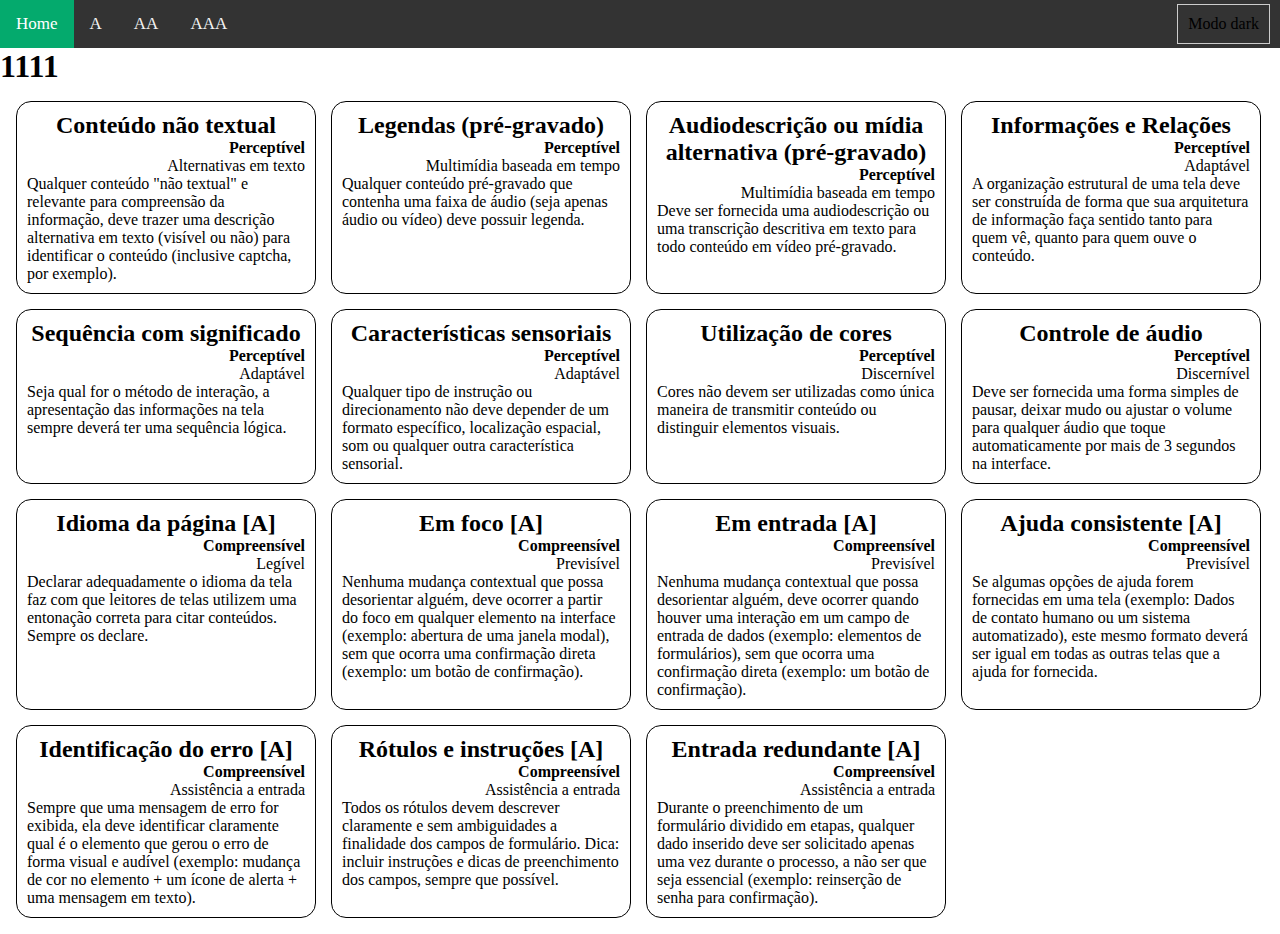
<file: wcag/pages/a.html>
<!DOCTYPE html>
<html lang="pt-br">
<head>
    <meta charset="UTF-8">
    <meta http-equiv="X-UA-Compatible" content="IE=edge">
    <meta name="viewport" content="width=device-width, initial-scale=1.0">
    <!--CSS-->
    <link rel="stylesheet" href="../css/dark.css">
    <link rel="stylesheet" href="../css/menu.css">
    <link rel="stylesheet" href="../css/card.css">

    <title>Document</title>
</head>
<body>

    <label for="input-dark-mode">
        <a class="button">Modo dark</a>
    </label>
    <input type="checkbox" id="input-dark-mode">

    <nav>
        <div class="topnav" id="myTopnav">
            <a href="../index.html" class="active">Home</a>
            <a href="a.html">A</a>
            <a href="aa.html">AA</a>
            <a href="aaa.html">AAA</a>
            <a href="javascript:void(0);" class="icon" onclick="myFunction()">
              <i class="fa fa-bars">☰</i>
            </a>

            
          </div>
    </nav>

    

    <h1>1111</h1>

    <section>

        <article class="card">
            <span class="barra"></span>
            <h3 class="titulo3">Conteúdo não textual </h3>
            <h4 class="titulo4">Perceptível</h4>
            <p class="subtitulo">Alternativas em texto</p>
            <p class="conteudo">Qualquer conteúdo "não textual" e relevante para compreensão da informação, deve trazer uma descrição alternativa em texto (visível ou não) para identificar o conteúdo (inclusive captcha, por exemplo).</p> 
            <span class="barra"></span> 
        </article> 

        <article class="card">
            <span class="barra"></span>
            <h3 class="titulo3">Legendas (pré-gravado)</h3>
            <h4 class="titulo4">Perceptível</h4>
            <p class="subtitulo">Multimídia baseada em tempo</p>
            <p class="conteudo">Qualquer conteúdo pré-gravado que contenha uma faixa de áudio (seja apenas áudio ou vídeo) deve possuir legenda.</p> 
            <span class="barra"></span> 
        </article> 

        <article class="card">
            <span class="barra"></span>
            <h3 class="titulo3">Audiodescrição ou mídia alternativa (pré-gravado)</h3>
            <h4 class="titulo4">Perceptível</h4>
            <p class="subtitulo">Multimídia baseada em tempo</p>
            <p class="conteudo">Deve ser fornecida uma audiodescrição ou uma transcrição descritiva em texto para todo conteúdo em vídeo pré-gravado.</p> 
            <span class="barra"></span> 
        </article>

        <article class="card">
            <span class="barra"></span>
            <h3 class="titulo3">Informações e Relações </h3>
            <h4 class="titulo4">Perceptível</h4>
            <p class="subtitulo">Adaptável</p>
            <p class="conteudo">A organização estrutural de uma tela deve ser construída de forma que sua arquitetura de informação faça sentido tanto para quem vê, quanto para quem ouve o conteúdo.</p> 
            <span class="barra"></span> 
        </article>

        <article class="card">
            <span class="barra"></span>
            <h3 class="titulo3">Sequência com significado</h3>
            <h4 class="titulo4">Perceptível</h4>
            <p class="subtitulo">Adaptável</p>
            <p class="conteudo">Seja qual for o método de interação, a apresentação das informações na tela sempre deverá ter uma sequência lógica.</p> 
            <span class="barra"></span> 
        </article>

        <article class="card">
            <span class="barra"></span>
            <h3 class="titulo3">Características sensoriais </h3>
            <h4 class="titulo4">Perceptível</h4>
            <p class="subtitulo">Adaptável</p>
            <p class="conteudo">Qualquer tipo de instrução ou direcionamento não deve depender de um formato específico, localização espacial, som ou qualquer outra característica sensorial.</p> 
            <span class="barra"></span> 
        </article>

        <article class="card">
            <span class="barra"></span>
            <h3 class="titulo3">Utilização de cores</h3>
            <h4 class="titulo4">Perceptível</h4>
            <p class="subtitulo">Discernível</p>
            <p class="conteudo">Cores não devem ser utilizadas como única maneira de transmitir conteúdo ou distinguir elementos visuais.</p> 
            <span class="barra"></span> 
        </article>

        <article class="card">
            <span class="barra"></span>
            <h3 class="titulo3">Controle de áudio </h3>
            <h4 class="titulo4">Perceptível</h4>
            <p class="subtitulo">Discernível</p>
            <p class="conteudo">Deve ser fornecida uma forma simples de pausar, deixar mudo ou ajustar o volume para qualquer áudio que toque automaticamente por mais de 3 segundos na interface.</p> 
            <span class="barra"></span> 
        </article>

        <!---->

        <article class="card">
            <span class="barra"></span>
            <h3 class="titulo3"> Idioma da página [A]</h3>
            <h4 class="titulo4"> Compreensível </h4>
            <p class="subtitulo"> Legível </p>
            <p class="conteudo"> Declarar adequadamente o idioma da tela faz com que leitores de telas utilizem uma entonação correta para citar conteúdos. Sempre os declare.</p>
            <span class="barra">            </span>
        </article>
    
        <article class="card">
            <span class="barra"></span>
            <h3 class="titulo3"> Em foco [A]</h3>
            <h4 class="titulo4"> Compreensível </h4>
            <p class="subtitulo"> Previsível </p>
            <p class="conteudo"> Nenhuma mudança contextual que possa desorientar alguém, deve ocorrer a partir do foco em qualquer elemento na interface (exemplo: abertura de uma janela modal), sem que ocorra uma confirmação direta (exemplo: um botão de confirmação).</p>
            <span class="barra"></span>
        </article>
    
        <article class="card">
            <span class="barra"></span>
            <h3 class="titulo3"> Em entrada [A]</h3>
            <h4 class="titulo4"> Compreensível </h4>
            <p class="subtitulo"> Previsível </p>
            <p class="conteudo"> Nenhuma mudança contextual que possa desorientar alguém, deve ocorrer quando houver uma interação em um campo de entrada de dados (exemplo: elementos de formulários), sem que ocorra uma confirmação direta (exemplo: um botão de confirmação).</p>
            <span class="barra"></span>
        </article>
    
        <article class="card">
            <span class="barra"></span>
            <h3 class="titulo3"> Ajuda consistente [A]</h3>
            <h4 class="titulo4"> Compreensível </h4>
            <p class="subtitulo"> Previsível </p>
            <p class="conteudo"> Se algumas opções de ajuda forem fornecidas em uma tela (exemplo: Dados de contato humano ou um sistema automatizado), este mesmo formato deverá ser igual em todas as outras telas que a ajuda for fornecida.</p>
            <span class="barra">            </span>
        </article>
    
        <article class="card">
            <span class="barra"></span>
            <h3 class="titulo3"> Identificação do erro [A]</h3>
            <h4 class="titulo4"> Compreensível </h4>
            <p class="subtitulo"> Assistência a entrada </p>
            <p class="conteudo"> Sempre que uma mensagem de erro for exibida, ela deve identificar claramente qual é o elemento que gerou o erro de forma visual e audível (exemplo: mudança de cor no elemento + um ícone de alerta + uma mensagem em texto).</p>
            <span class="barra">            </span>
        </article>
    
        <article class="card">
            <span class="barra"></span>
            <h3 class="titulo3"> Rótulos e instruções [A]</h3>
            <h4 class="titulo4"> Compreensível </h4>
            <p class="subtitulo"> Assistência a entrada </p>
            <p class="conteudo"> Todos os rótulos devem descrever claramente e sem ambiguidades a finalidade dos campos de formulário. Dica: incluir instruções e dicas de preenchimento dos campos, sempre que possível.</p>
            <span class="barra"></span>
        </article>
    
        <article class="card">
            <span class="barra"></span>
            <h3 class="titulo3"> Entrada redundante [A]</h3>
            <h4 class="titulo4"> Compreensível </h4>
            <p class="subtitulo"> Assistência a entrada </p>
            <p class="conteudo"> Durante o preenchimento de um formulário dividido em etapas, qualquer dado inserido deve ser solicitado apenas uma vez durante o processo, a não ser que seja essencial (exemplo: reinserção de senha para confirmação).</p>
            <span class="barra"></span>
        </article>

        <!---->

        

    </section>
    


        
        
 

<script src="../js/dark.js"></script>
<script src="../js/menu.js"></script>

</body>
</html>
</file>
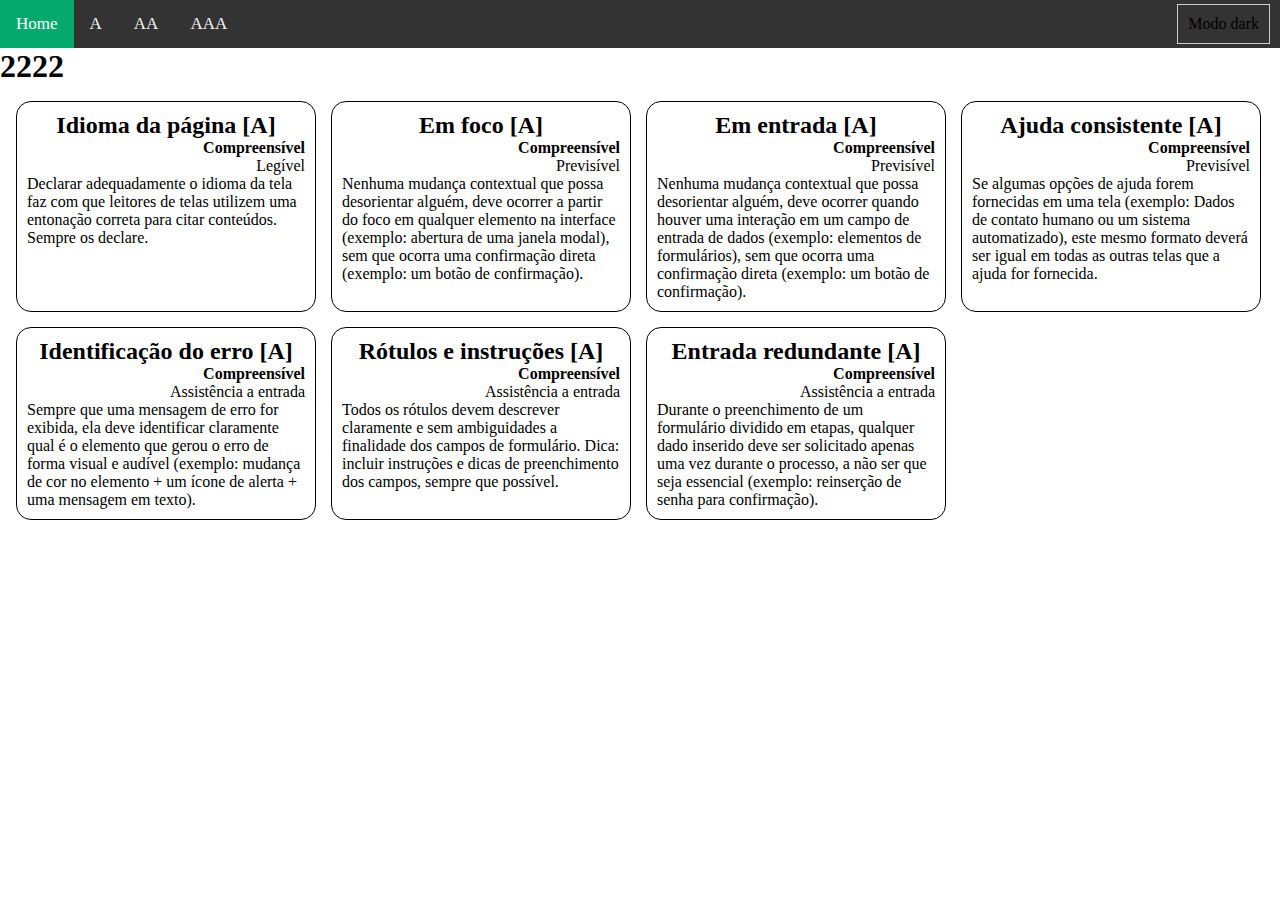
<file: wcag/pages/aa.html>
<!DOCTYPE html>
<html lang="pt-br">
<head>
    <meta charset="UTF-8">
    <meta http-equiv="X-UA-Compatible" content="IE=edge">
    <meta name="viewport" content="width=device-width, initial-scale=1.0">
    <!--CSS-->
    <link rel="stylesheet" href="../css/dark.css">
    <link rel="stylesheet" href="../css/menu.css">
    <link rel="stylesheet" href="../css/card.css">


    <title>Document</title>
</head>
<body>

    <label for="input-dark-mode">
        <a class="button">Modo dark</a>
    </label>
    <input type="checkbox" id="input-dark-mode">

    <nav>
        <div class="topnav" id="myTopnav">
            <a href="../index.html" class="active">Home</a>
            <a href="a.html">A</a>
            <a href="aa.html">AA</a>
            <a href="aaa.html">AAA</a>
            <a href="javascript:void(0);" class="icon" onclick="myFunction()">
              <i class="fa fa-bars">☰</i>
            </a>

            
          </div>
    </nav>

    

    
    <h1>2222</h1>


    <section>
        <article class="card">
            <span class="barra"></span>
            <h3 class="titulo3"> Idioma da página [A]</h3>
            <h4 class="titulo4"> Compreensível </h4>
            <p class="subtitulo"> Legível </p>
            <p class="conteudo"> Declarar adequadamente o idioma da tela faz com que leitores de telas utilizem uma entonação correta para citar conteúdos. Sempre os declare.</p>
            <span class="barra">            </span>
        </article>
    
        <article class="card">
            <span class="barra"></span>
            <h3 class="titulo3"> Em foco [A]</h3>
            <h4 class="titulo4"> Compreensível </h4>
            <p class="subtitulo"> Previsível </p>
            <p class="conteudo"> Nenhuma mudança contextual que possa desorientar alguém, deve ocorrer a partir do foco em qualquer elemento na interface (exemplo: abertura de uma janela modal), sem que ocorra uma confirmação direta (exemplo: um botão de confirmação).</p>
            <span class="barra"></span>
        </article>
    
        <article class="card">
            <span class="barra"></span>
            <h3 class="titulo3"> Em entrada [A]</h3>
            <h4 class="titulo4"> Compreensível </h4>
            <p class="subtitulo"> Previsível </p>
            <p class="conteudo"> Nenhuma mudança contextual que possa desorientar alguém, deve ocorrer quando houver uma interação em um campo de entrada de dados (exemplo: elementos de formulários), sem que ocorra uma confirmação direta (exemplo: um botão de confirmação).</p>
            <span class="barra"></span>
        </article>
    
        <article class="card">
            <span class="barra"></span>
            <h3 class="titulo3"> Ajuda consistente [A]</h3>
            <h4 class="titulo4"> Compreensível </h4>
            <p class="subtitulo"> Previsível </p>
            <p class="conteudo"> Se algumas opções de ajuda forem fornecidas em uma tela (exemplo: Dados de contato humano ou um sistema automatizado), este mesmo formato deverá ser igual em todas as outras telas que a ajuda for fornecida.</p>
            <span class="barra">            </span>
        </article>
    
        <article class="card">
            <span class="barra"></span>
            <h3 class="titulo3"> Identificação do erro [A]</h3>
            <h4 class="titulo4"> Compreensível </h4>
            <p class="subtitulo"> Assistência a entrada </p>
            <p class="conteudo"> Sempre que uma mensagem de erro for exibida, ela deve identificar claramente qual é o elemento que gerou o erro de forma visual e audível (exemplo: mudança de cor no elemento + um ícone de alerta + uma mensagem em texto).</p>
            <span class="barra">            </span>
        </article>
    
        <article class="card">
            <span class="barra"></span>
            <h3 class="titulo3"> Rótulos e instruções [A]</h3>
            <h4 class="titulo4"> Compreensível </h4>
            <p class="subtitulo"> Assistência a entrada </p>
            <p class="conteudo"> Todos os rótulos devem descrever claramente e sem ambiguidades a finalidade dos campos de formulário. Dica: incluir instruções e dicas de preenchimento dos campos, sempre que possível.</p>
            <span class="barra"></span>
        </article>
    
        <article class="card">
            <span class="barra"></span>
            <h3 class="titulo3"> Entrada redundante [A]</h3>
            <h4 class="titulo4"> Compreensível </h4>
            <p class="subtitulo"> Assistência a entrada </p>
            <p class="conteudo"> Durante o preenchimento de um formulário dividido em etapas, qualquer dado inserido deve ser solicitado apenas uma vez durante o processo, a não ser que seja essencial (exemplo: reinserção de senha para confirmação).</p>
            <span class="barra"></span>
        </article>
    </section>
        
 

<script src="../js/dark.js"></script>
<script src="../js/menu.js"></script>

</body>
</html>
</file>
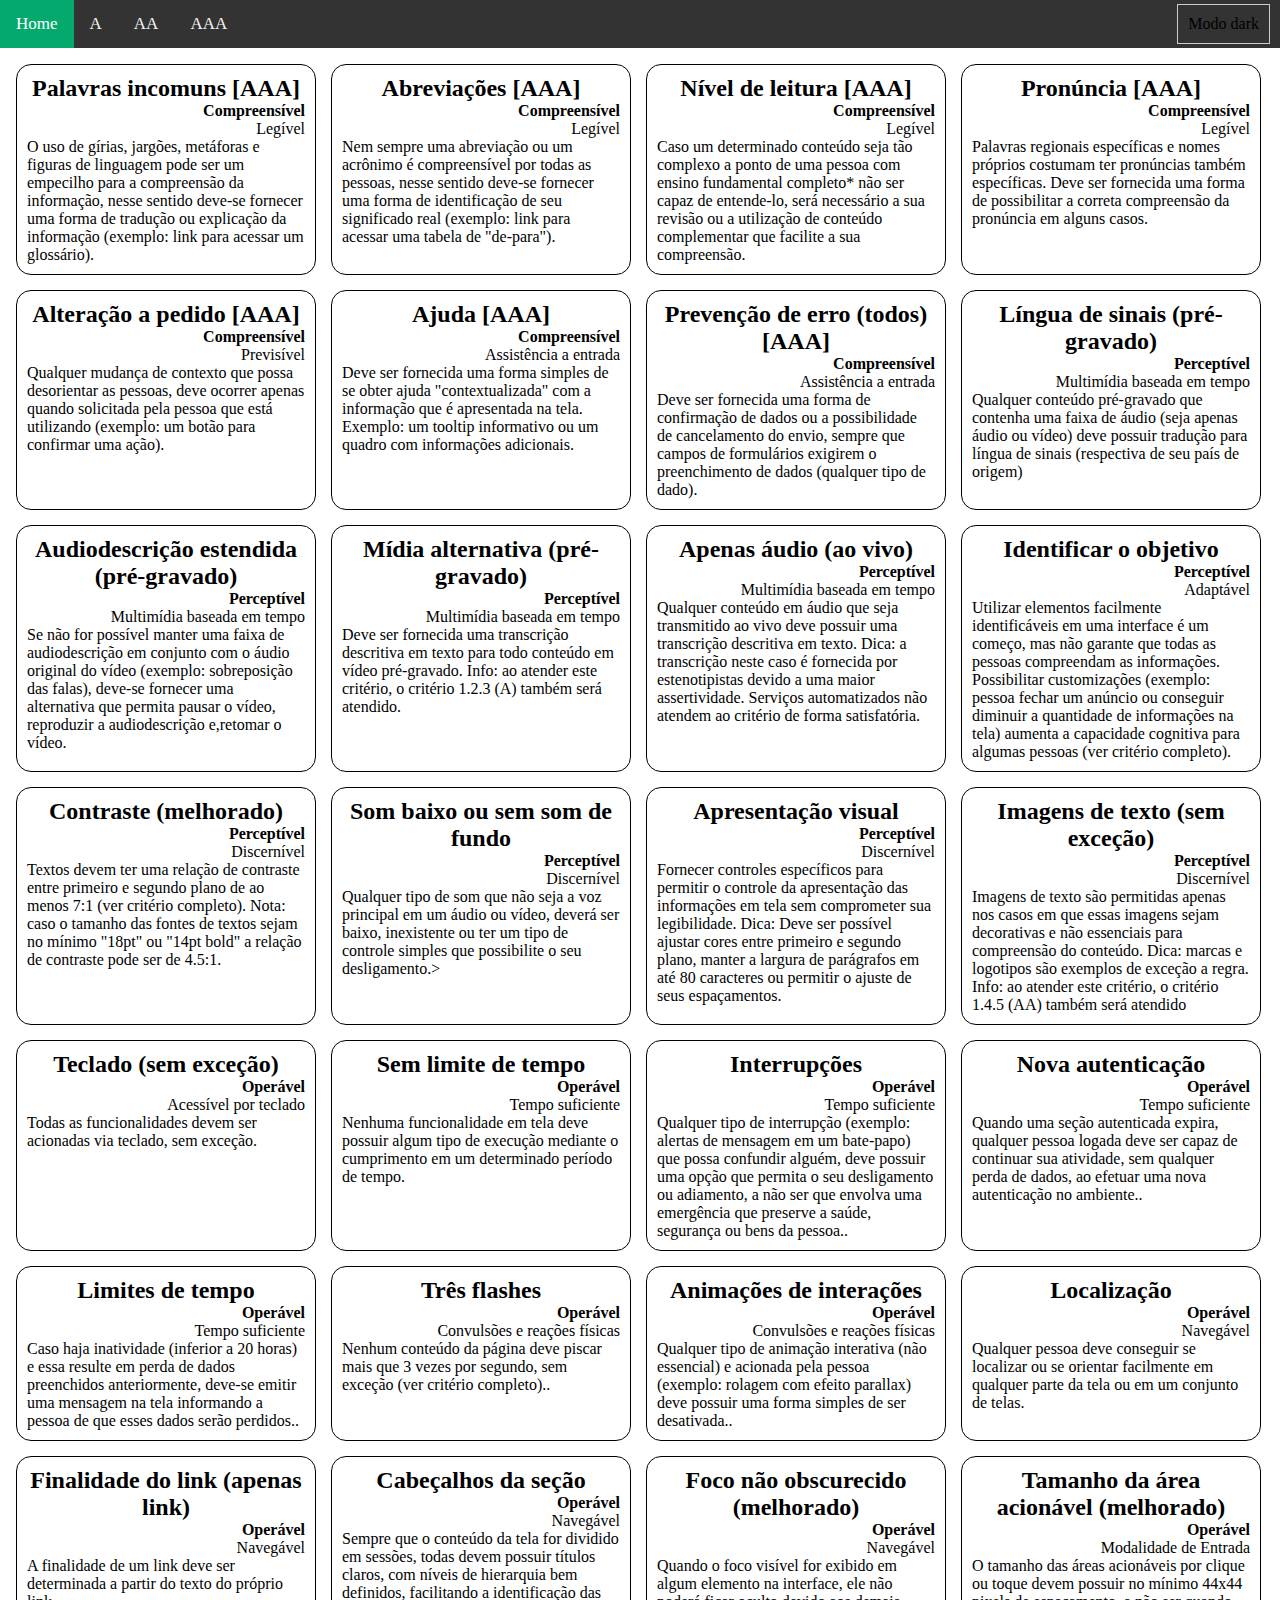
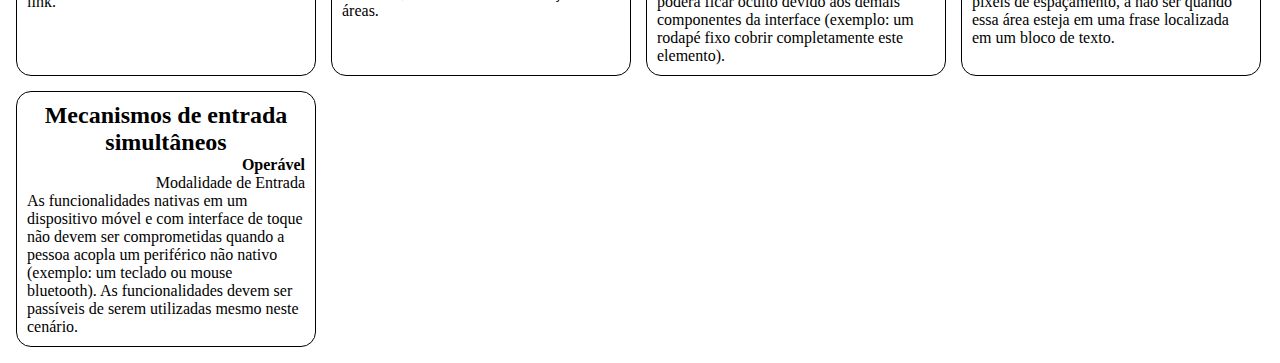
<file: wcag/pages/aaa.html>
<!DOCTYPE html>
<html lang="pt-br">
<head>
    <meta charset="UTF-8">
    <meta http-equiv="X-UA-Compatible" content="IE=edge">
    <meta name="viewport" content="width=device-width, initial-scale=1.0">
    <!--CSS-->
    <link rel="stylesheet" href="../css/dark.css">
    <link rel="stylesheet" href="../css/menu.css">
    <link rel="stylesheet" href="../css/card.css">

    <title>Document</title>
</head>
<body>

    <label for="input-dark-mode">
        <a class="button" onclick="dark_cor()">Modo dark</a>
    </label>
    <input type="checkbox" id="input-dark-mode">

    <nav>
        <div class="topnav" id="myTopnav">
            <a href="../index.html" class="active">Home</a>
            <a href="a.html">A</a>
            <a href="aa.html">AA</a>
            <a href="aaa.html">AAA</a>
            <a href="javascript:void(0);" class="icon" onclick="myFunction()">
              <i class="fa fa-bars">☰</i>
            </a>

            
          </div>
    </nav>


    <h1></h1>

    <h2></h2>

    <section>
        <article class="card" id="card">
            <span class="barra"></span>
            <h3 class="titulo3"> Palavras incomuns [AAA]</h3>
            <h4 class="titulo4"> Compreensível </h4>
            <p class="subtitulo"> Legível </p>
            <p class="conteudo"> O uso de gírias, jargões, metáforas e figuras de linguagem pode ser um empecilho para a compreensão da informação, nesse sentido deve-se fornecer uma forma de tradução ou explicação da informação (exemplo: link para acessar um glossário).</p>
            <span class="barra"></span>
        </article>

        <article class="card">
            <span class="barra"></span>
            <h3 class="titulo3"> Abreviações [AAA]</h3>
            <h4 class="titulo4"> Compreensível </h4>
            <p class="subtitulo"> Legível </p>
            <p class="conteudo"> Nem sempre uma abreviação ou um acrônimo é compreensível por todas as pessoas, nesse sentido deve-se fornecer uma forma de identificação de seu significado real (exemplo: link para acessar uma tabela de "de-para").</p>
            <span class="barra"></span>
        </article>

        <article class="card">
            <span class="barra"></span>
            <h3 class="titulo3"> Nível de leitura [AAA]</h3>
            <h4 class="titulo4"> Compreensível </h4>
            <p class="subtitulo"> Legível </p>
            <p class="conteudo"> Caso um determinado conteúdo seja tão complexo a ponto de uma pessoa com ensino fundamental completo* não ser capaz de entende-lo, será necessário a sua revisão ou a utilização de conteúdo complementar que facilite a sua compreensão.</p>
            <span class="barra"></span>
        </article>

        <article class="card">
            <span class="barra"></span>
            <h3 class="titulo3"> Pronúncia [AAA]</h3>
            <h4 class="titulo4"> Compreensível </h4>
            <p class="subtitulo"> Legível </p>
            <p class="conteudo"> Palavras regionais específicas e nomes próprios costumam ter pronúncias também específicas. Deve ser fornecida uma forma de possibilitar a correta compreensão da pronúncia em alguns casos.</p>
            <span class="barra"></span>
        </article>

        <article class="card">
            <span class="barra"></span>
            <h3 class="titulo3"> Alteração a pedido [AAA]</h3>
            <h4 class="titulo4"> Compreensível </h4>
            <p class="subtitulo"> Previsível </p>
            <p class="conteudo"> Qualquer mudança de contexto que possa desorientar as pessoas, deve ocorrer apenas quando solicitada pela pessoa que está utilizando (exemplo: um botão para confirmar uma ação).</p>
            <span class="barra"></span>
        </article>

        <article class="card">
            <span class="barra"></span>
            <h3 class="titulo3"> Ajuda [AAA]</h3>
            <h4 class="titulo4"> Compreensível </h4>
            <p class="subtitulo"> Assistência a entrada </p>
            <p class="conteudo"> Deve ser fornecida uma forma simples de se obter ajuda "contextualizada" com a informação que é apresentada na tela. Exemplo: um tooltip informativo ou um quadro com informações adicionais.</p>
            <span class="barra"></span>
        </article>

        <article class="card">
            <span class="barra"></span>
            <h3 class="titulo3"> Prevenção de erro (todos) [AAA]</h3>
            <h4 class="titulo4"> Compreensível </h4>
            <p class="subtitulo"> Assistência a entrada </p>
            <p class="conteudo"> Deve ser fornecida uma forma de confirmação de dados ou a possibilidade de cancelamento do envio, sempre que campos de formulários exigirem o preenchimento de dados (qualquer tipo de dado).</p>
            <span class="barra"></span>
        </article>
    

        <!---->

        <article class="card">
            <span class="barra"></span>
            <h3 class="titulo3">Língua de sinais (pré-gravado)</h3>
            <h4 class="titulo4">Perceptível</h4>
            <p class="subtitulo">Multimídia baseada em tempo</p>
            <p class="conteudo">Qualquer conteúdo pré-gravado que contenha uma faixa de áudio (seja apenas áudio ou vídeo) deve possuir tradução para língua de sinais (respectiva de seu país de origem)</p> 
            <span class="barra"></span> 
        </article> 
    
        <article class="card">
            <span class="barra"></span>
            <h3 class="titulo3">Audiodescrição estendida (pré-gravado)</h3>
            <h4 class="titulo4">Perceptível</h4>
            <p class="subtitulo">Multimídia baseada em tempo</p>
            <p class="conteudo">Se não for possível manter uma faixa de audiodescrição em conjunto com o áudio original do vídeo (exemplo: sobreposição das falas), deve-se fornecer uma alternativa que permita pausar o vídeo, reproduzir a audiodescrição e,retomar o vídeo.</p> 
            <span class="barra"></span> 
        </article> 
    
        <article class="card">
                <span class="barra"></span>
                <h3 class="titulo3">Mídia alternativa (pré-gravado)</h3>
                <h4 class="titulo4">Perceptível</h4>
                <p class="subtitulo">Multimídia baseada em tempo</p>
                <p class="conteudo">Deve ser fornecida uma transcrição descritiva em texto para todo conteúdo em vídeo pré-gravado.
                    Info: ao atender este critério, o critério 1.2.3 (A) também será atendido.</p> 
                <span class="barra"></span> 
        </article> 
    
        <article class="card">
                    <span class="barra"></span>
                    <h3 class="titulo3">Apenas áudio (ao vivo)</h3>
                    <h4 class="titulo4">Perceptível</h4>
                    <p class="subtitulo">Multimídia baseada em tempo</p>
                    <p class="conteudo">Qualquer conteúdo em áudio que seja transmitido ao vivo deve possuir uma transcrição descritiva em texto.
                        Dica: a transcrição neste caso é fornecida por estenotipistas devido a uma maior assertividade. Serviços automatizados não atendem ao critério de forma satisfatória.
                        </p> 
                    <span class="barra"></span> 
        </article> 
    
        <article class="card">
                        <span class="barra"></span>
                        <h3 class="titulo3">Identificar o objetivo</h3>
                        <h4 class="titulo4">Perceptível</h4>
                        <p class="subtitulo">Adaptável</p>
                        <p class="conteudo">Utilizar elementos facilmente identificáveis em uma interface é um começo, mas não garante que todas as pessoas compreendam as informações. 
                            Possibilitar customizações (exemplo: pessoa fechar um anúncio ou conseguir diminuir a quantidade de informações na tela) aumenta a capacidade cognitiva para algumas pessoas (ver critério completo).
                            </p> 
                        <span class="barra"></span> 
        </article> 
    
        <article class="card">
                            <span class="barra"></span>
                            <h3 class="titulo3">Contraste (melhorado)</h3>
                            <h4 class="titulo4">Perceptível</h4>
                            <p class="subtitulo">Discernível</p>
                            <p class="conteudo">Textos devem ter uma relação de contraste entre primeiro e segundo plano de ao menos 7:1 (ver critério completo).
                                Nota: caso o tamanho das fontes de textos sejam no mínimo "18pt" ou "14pt bold" a relação de contraste pode ser de 4.5:1.
                                </p> 
                            <span class="barra"></span> 
        </article> 
    
        <article class="card">
                                <span class="barra"></span>
                                <h3 class="titulo3">Som baixo ou sem som de fundo</h3>
                                <h4 class="titulo4">Perceptível</h4>
                                <p class="subtitulo">Discernível</p>
                                <p class="conteudo">Qualquer tipo de som que não seja a voz principal em um áudio ou vídeo, deverá ser baixo, inexistente ou ter um tipo de controle simples que possibilite o seu desligamento.></p> 
                                <span class="barra"></span> 
        </article> 
    
        <article class="card">
                                    <span class="barra"></span>
                                    <h3 class="titulo3">Apresentação visual</h3>
                                    <h4 class="titulo4">Perceptível</h4>
                                    <p class="subtitulo">Discernível</p>
                                    <p class="conteudo">Fornecer controles específicos para permitir o controle da apresentação das informações em tela sem comprometer sua legibilidade.
                                        Dica: Deve ser possível ajustar cores entre primeiro e segundo plano, manter a largura de parágrafos em até 80 caracteres ou permitir o ajuste de seus espaçamentos.
                                        </p> 
                                    <span class="barra"></span> 
        </article> 
    
                                    <article class="card">
                                        <span class="barra"></span>
                                        <h3 class="titulo3">Imagens de texto (sem exceção)</h3>
                                        <h4 class="titulo4">Perceptível</h4>
                                        <p class="subtitulo">Discernível</p>
                                        <p class="conteudo">Imagens de texto são permitidas apenas nos casos em que essas imagens sejam decorativas e não essenciais para compreensão do conteúdo.
                                            Dica: marcas e logotipos são exemplos de exceção a regra.
                                            Info: ao atender este critério, o critério 1.4.5 (AA) também será atendido
                                            </p> 
                                        <span class="barra"></span> 
        </article> 

        <!---->

        <article class="card">
            <span class="barra"></span>
            <h3 class="titulo3">Teclado (sem exceção)</h3>
            <h4 class="titulo4">Operável</h4>
            <p class="subtitulo">Acessível por teclado</p>
            <p class="conteudo">Todas as funcionalidades devem ser acionadas via teclado, sem exceção.</p>
            <span class="barra"></span>
        </article>
    
        <article class="card">
            <span class="barra"></span>
            <h3 class="titulo3">Sem limite de tempo </h3>
            <h4 class="titulo4">Operável</h4>
            <p class="subtitulo">Tempo suficiente</p>
            <p class="conteudo">Nenhuma funcionalidade em tela deve possuir algum tipo de execução mediante o cumprimento em um determinado período de tempo.</p>
            <span class="barra"></span>
        </article>
    
        <article class="card">
            <span class="barra"></span>
            <h3 class="titulo3">Interrupções</h3>
            <h4 class="titulo4">Operável</h4>
            <p class="subtitulo">Tempo suficiente</p>
            <p class="conteudo">Qualquer tipo de interrupção (exemplo: alertas de mensagem em um bate-papo) que possa confundir alguém, deve possuir uma opção que permita o seu desligamento ou adiamento, a não ser que envolva uma emergência que preserve a saúde, segurança ou bens da pessoa..</p>
            <span class="barra"></span>
        </article>
    
        <article class="card">
            <span class="barra"></span>
            <h3 class="titulo3">Nova autenticação</h3>
            <h4 class="titulo4">Operável</h4> 
            <p class="subtitulo">Tempo suficiente</p>
            <p class="conteudo">Quando uma seção autenticada expira, qualquer pessoa logada deve ser capaz de continuar sua atividade, sem qualquer perda de dados, ao efetuar uma nova autenticação no ambiente..</p>
            <span class="barra"></span>
        </article>
    
        <article class="card">
            <span class="barra"></span> 
            <h3 class="titulo3">Limites de tempo</h3>
            <h4 class="titulo4">Operável</h4>
            <p class="subtitulo">Tempo suficiente</p>
            <p class="conteudo">Caso haja inatividade (inferior a 20 horas) e essa resulte em perda de dados preenchidos anteriormente, deve-se emitir uma mensagem na tela informando a pessoa de que esses dados serão perdidos..</p>
            <span class="barra"></span>
        </article>
    
        <article class="card">
            <span class="barra"></span>
            <h3 class="titulo3">Três flashes</h3>
            <h4 class="titulo4">Operável</h4>
            <p class="subtitulo">Convulsões e reações físicas</p>
            <p class="conteudo">Nenhum conteúdo da página deve piscar mais que 3 vezes por segundo, sem exceção (ver critério completo)..</p>
            <span class="barra"></span>
        </article>
    
        <article class="card">
            <span class="barra"></span> 
            <h3 class="titulo3">Animações de interações</h3>
            <h4 class="titulo4">Operável</h4>
            <p class="subtitulo">Convulsões e reações físicas</p>
            <p class="conteudo">Qualquer tipo de animação interativa (não essencial) e acionada pela pessoa (exemplo: rolagem com efeito parallax) deve possuir uma forma simples de ser desativada..</p>
            <span class="barra"></span>
        </article>
    
        <article class="card">
            <span class="barra"></span>
            <h3 class="titulo3">Localização</h3> 
            <h4 class="titulo4">Operável</h4>
            <p class="subtitulo">Navegável</p>
            <p class="conteudo">Qualquer pessoa deve conseguir se localizar ou se orientar facilmente em qualquer parte da tela ou em um conjunto de telas.</p>
            <span class="barra"></span>
        </article>
    
        <article class="card">
            <span class="barra"></span>
            <h3 class="titulo3">Finalidade do link (apenas link)</h3>
            <h4 class="titulo4">Operável</h4>
            <p class="subtitulo">Navegável</p>
            <p class="conteudo">A finalidade de um link deve ser determinada a partir do texto do próprio link.</p>
            <span class="barra"></span>
        </article>
    
        <article class="card">
            <span class="barra"></span>
            <h3 class="titulo3">Cabeçalhos da seção</h3>
            <h4 class="titulo4">Operável</h4>
            <p class="subtitulo">Navegável</p>
            <p class="conteudo">Sempre que o conteúdo da tela for dividido em sessões, todas devem possuir títulos claros, com níveis de hierarquia bem definidos, facilitando a identificação das áreas.</p>
            <span class="barra"></span>
        </article>
    
        <article class="card">
            <span class="barra"></span>
            <h3 class="titulo3">Foco não obscurecido (melhorado)</h3>
            <h4 class="titulo4">Operável</h4>
            <p class="subtitulo">Navegável</p>
            <p class="conteudo">Quando o foco visível for exibido em algum elemento na interface, ele não poderá ficar oculto devido aos demais componentes da interface (exemplo: um rodapé fixo cobrir completamente este elemento).</p>
            <span class="barra"></span>
        </article>
    
        <article class="card">
            <span class="barra"></span>
            <h3 class="titulo3">Tamanho da área acionável (melhorado)</h3>
            <h4 class="titulo4">Operável</h4>
            <p class="subtitulo">Modalidade de Entrada</p>
            <p class="conteudo">O tamanho das áreas acionáveis por clique ou toque devem possuir no mínimo 44x44 pixels de espaçamento, a não ser quando essa área esteja em uma frase localizada em um bloco de texto.</p>
            <span class="barra"></span>
        </article>
    
        <article class="card">
            <span class="barra"></span>
            <h3 class="titulo3">Mecanismos de entrada simultâneos </h3>
            <h4 class="titulo4">Operável</h4>
            <p class="subtitulo">Modalidade de Entrada</p>
            <p class="conteudo">As funcionalidades nativas em um dispositivo móvel e com interface de toque não devem ser comprometidas quando a pessoa acopla um periférico não nativo (exemplo: um teclado ou mouse bluetooth). As funcionalidades devem ser passíveis de serem utilizadas mesmo neste cenário.</p>
            <span class="barra"></span>
        </article>

    

    
    
    </section>

    <script src="../js/dark.js"></script>
    <script src="../js/menu.js"></script>

</body>
</html>
</file>
<file: wcag/css/dark.css>
*{
    margin: 0;
    padding: 0;
    box-sizing: border-box;
}

html[dark], .card{
    background-color: rgba(0, 0, 0, 0.842);
}

html[dark] .cards .card p{
    color: white;
}

  html[dark] .button{
    color: white;
  }

  .cards{
    display: flex;
    justify-content: center;
  }

  .cards .card{
    margin: 0 10px;
  }

  .cards .card img{
    border-radius: 50%;
    width: 128px;
  }

  .cards .card p{
    text-align: center;
  }

  .button{
    border: 1px solid #ccc;
    padding: 10px;
    margin: 10px 0;
    display: inline-block;
  }
  
  .button:hover{
    cursor: pointer;
  }

  input{
    width: 0px;
    background-color: black;
    position: absolute;
    top: 10px;
    right: 10px;
  }

  label{
    position: absolute;
    top: -6px;
    right: 10px;
  }
</file>
<file: wcag/css/menu.css>
nav{
    width: 100%;
    display: flex;
    justify-content: space-around;
}

.topnav {
    width: 100%;
    overflow: hidden;
    background-color: #333;
  }
  
  .topnav a {
    float: left;
    display: block;
    color: #f2f2f2;
    text-align: center;
    padding: 14px 16px;
    text-decoration: none;
    font-size: 17px;
  }
  
  .topnav a:hover {
    background-color: #ddd;
    color: black;
  }
  
  .topnav a.active {
    background-color: #04AA6D;
    color: white;
  }
  
  .topnav .icon {
    display: none;
  }
  
  @media screen and (max-width: 600px) {
    .topnav a:not(:first-child) {display: none;}
    .topnav a.icon {
      float: right;
      display: block;
    }
  }
  
  @media screen and (max-width: 600px) {
    .topnav.responsive {position: relative;}
    .topnav.responsive .icon {
      position: absolute;
      right: 0;
      top: 0;
    }
    .topnav.responsive a {
      float: none;
      display: block;
      text-align: left;
    }
  }
</file>
<file: wcag/css/card.css>
section{
    display: flex;
    flex-wrap: wrap;
    gap: 15px;
    padding: 1rem;
}

.card{
    width: 300px;
    border: 1px solid black;
    border-radius: 15px;
    padding: 10px;
    background-color: rgba(255, 255, 255, 0.863);
}

.barra{
    width: 100px;
    height: 10px;
    color: aqua;
}

.titulo3{
    font-size: 1.5rem;
    text-align: center;
}

.titulo4{
    font-size: 1rem;
    text-align: end;
}
.subtitulo{
    text-align: end;
}
</file>
